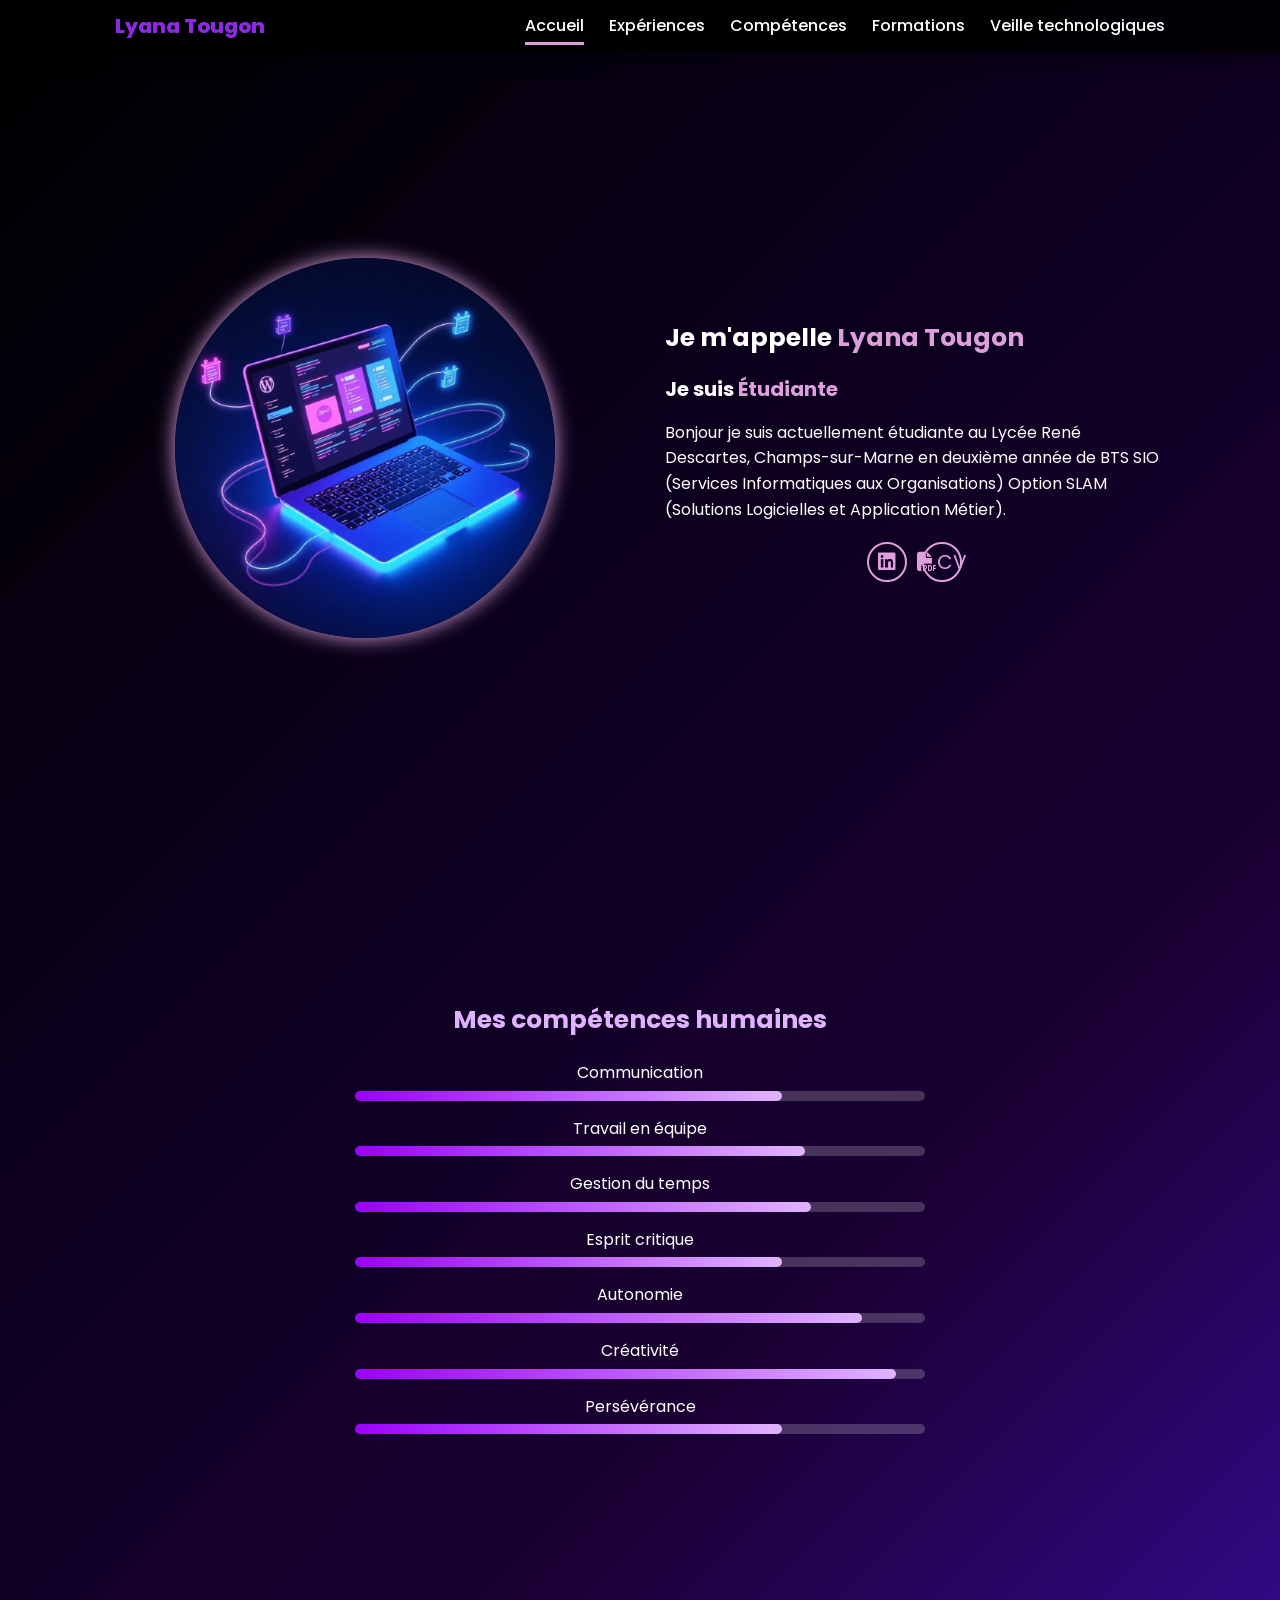
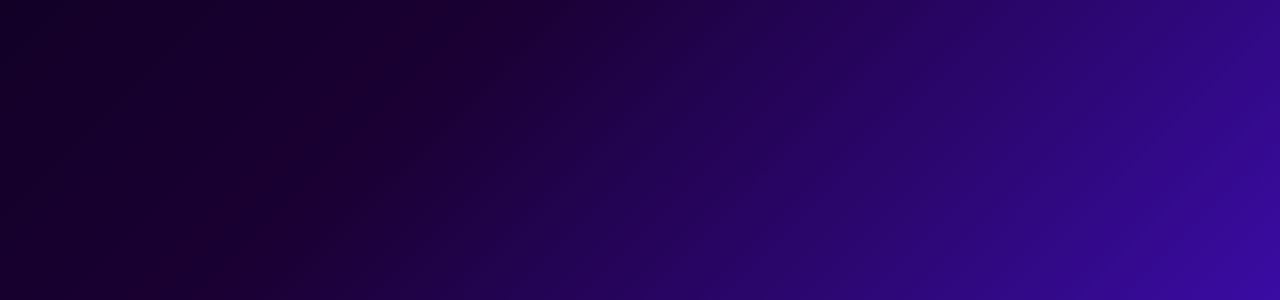
<file: index.html>
<!DOCTYPE html>
<html lang="fr">
<head>
  <meta charset="UTF-8">
  <title>Portfolio Website</title>
  <link href="https://fonts.googleapis.com/css2?family=Poppins:wght@100;200;300;400;500;600&display=swap" rel="stylesheet">
  <link rel="stylesheet" href="https://cdnjs.cloudflare.com/ajax/libs/font-awesome/6.4.0/css/all.min.css"/>
  <link rel="stylesheet" href="style.css">
</head>
<body>
  <header>
    <a href="#" class="logo">Lyana Tougon</a>
<nav>
    <a href="index.html" class="active">Accueil</a>
    <a href="Experiences/experiences.html">Expériences</a>
    <a href="Compétences/competences.html">Compétences</a>
    <a href="Formations/formation.html">Formations</a>
    <a href="Veille_technologique/veilletechno.html">Veille technologiques</a>
</nav>

  </header>
<section class="home">
  <div class="home-left">
    <div class="home-img">
      <img src="Accueil.jpg" alt="Photo de profil">
    </div>
  </div>

  <div class="home-right">
    <div class="home-content">
      <h1>Je m'appelle <span>Lyana Tougon</span></h1>
      <h3 class="typing-text">Je suis <span>Étudiante</span></h3>
      <p>
        Bonjour je suis actuellement étudiante au Lycée René 
        Descartes, Champs-sur-Marne en deuxième année 
        de BTS SIO (Services Informatiques aux 
        Organisations) Option SLAM (Solutions 
        Logicielles et Application Métier).
      </p>

      <div class="social-icons">
        <a href="https://www.linkedin.com/in/lyana-tougon-897873381" target="_blank">
          <i class="fa-brands fa-linkedin"></i>
        </a>
        <a href="TOUGON LYANA.pdf" target="_blank" class="cv-link">
          <i class="fa-solid fa-file-pdf"></i> CV
        </a>
      </div>
    </div>
  </div>
</section>

<section id="soft-skills" class="soft-skills">
  <h2>Mes compétences humaines</h2>
  
  <div class="skill">
    <p>Communication</p>
    <div class="skill-bar">
      <div class="skill-progress" style="width: 75%;"></div>
    </div>
  </div>

  <div class="skill">
    <p>Travail en équipe</p>
    <div class="skill-bar">
      <div class="skill-progress" style="width: 79%;"></div>
    </div>
  </div>

  <div class="skill">
    <p>Gestion du temps</p>
    <div class="skill-bar">
      <div class="skill-progress" style="width: 80%;"></div>
    </div>
  </div>

  <div class="skill">
    <p>Esprit critique</p>
    <div class="skill-bar">
      <div class="skill-progress" style="width: 75%;"></div>
    </div>
  </div>

  <div class="skill">
    <p>Autonomie</p>
    <div class="skill-bar">
      <div class="skill-progress" style="width: 89%;"></div>
    </div>
  </div>

  <div class="skill">
    <p>Créativité</p>
    <div class="skill-bar">
      <div class="skill-progress" style="width: 95%;"></div>
    </div>
  </div>

  <div class="skill">
    <p>Persévérance</p>
    <div class="skill-bar">
      <div class="skill-progress" style="width: 75%;"></div>
    </div>
  </div>

</section>



</body>
</html>
</file>
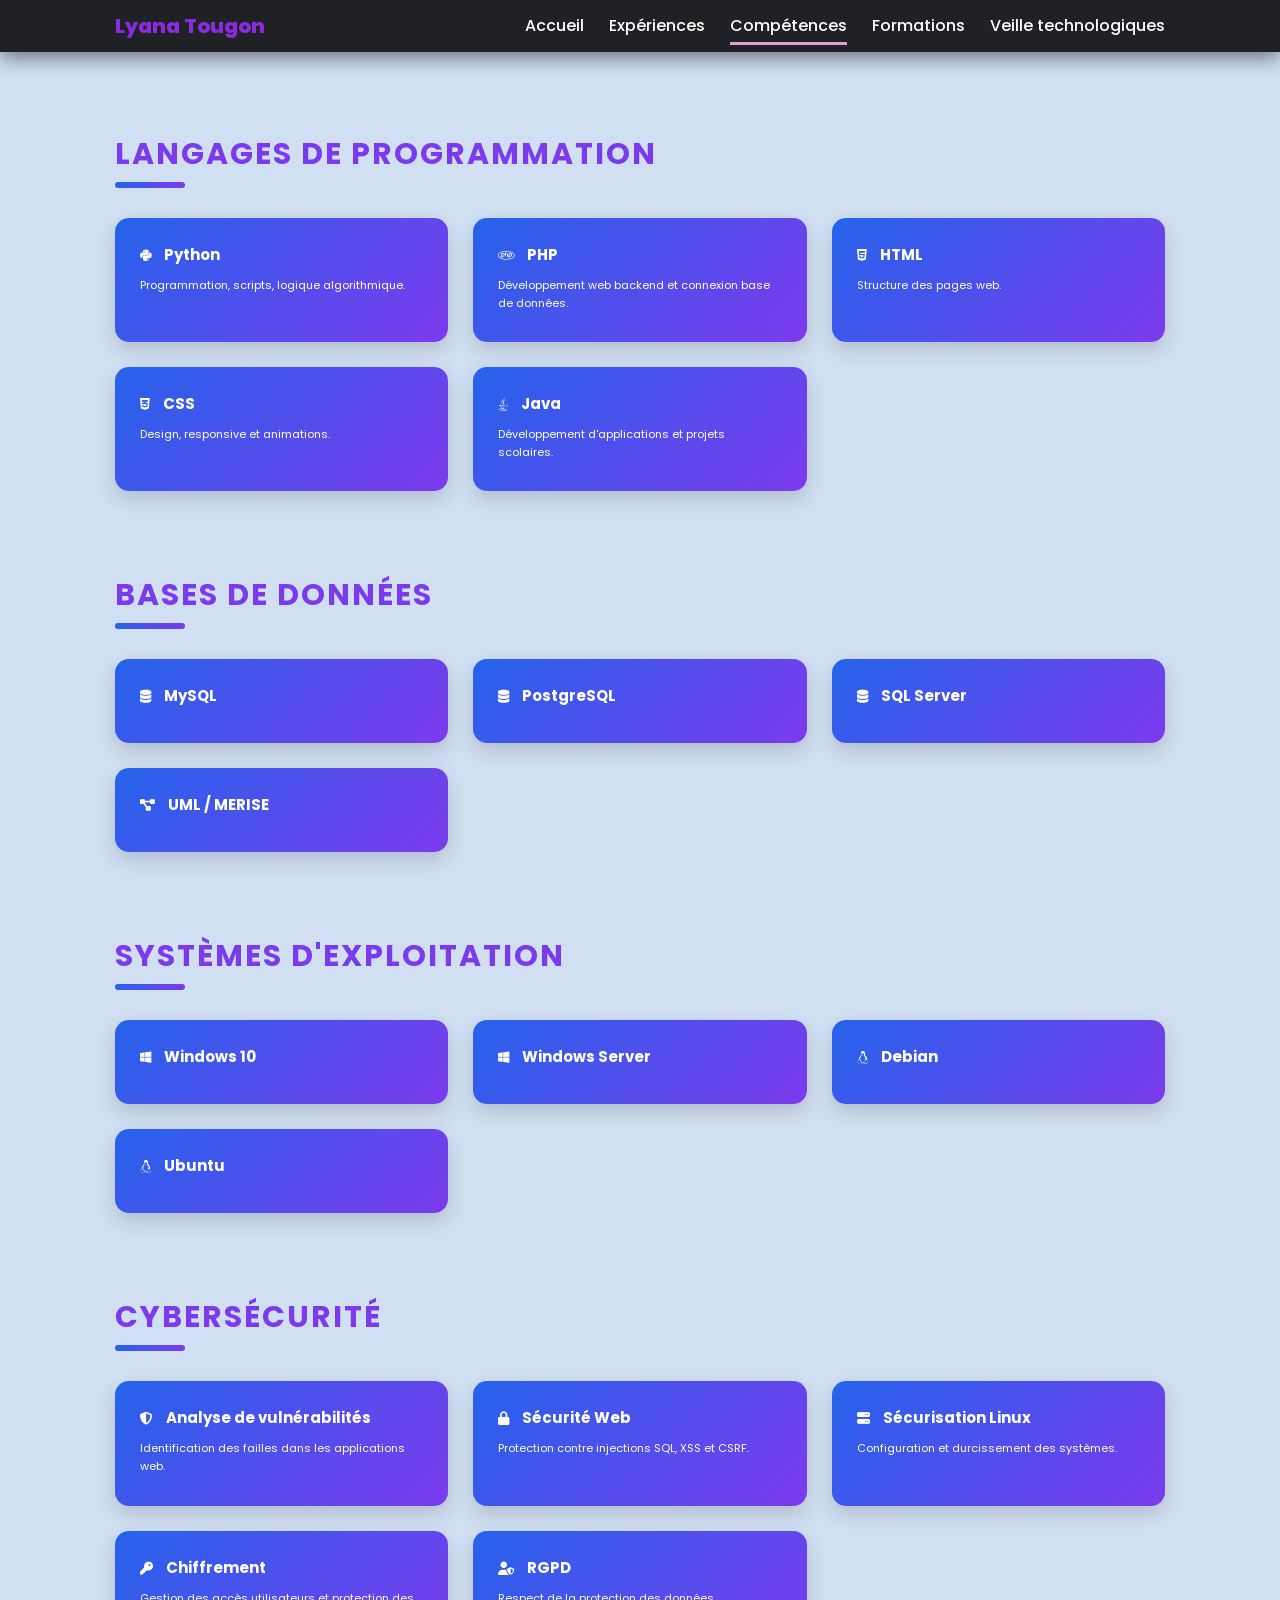
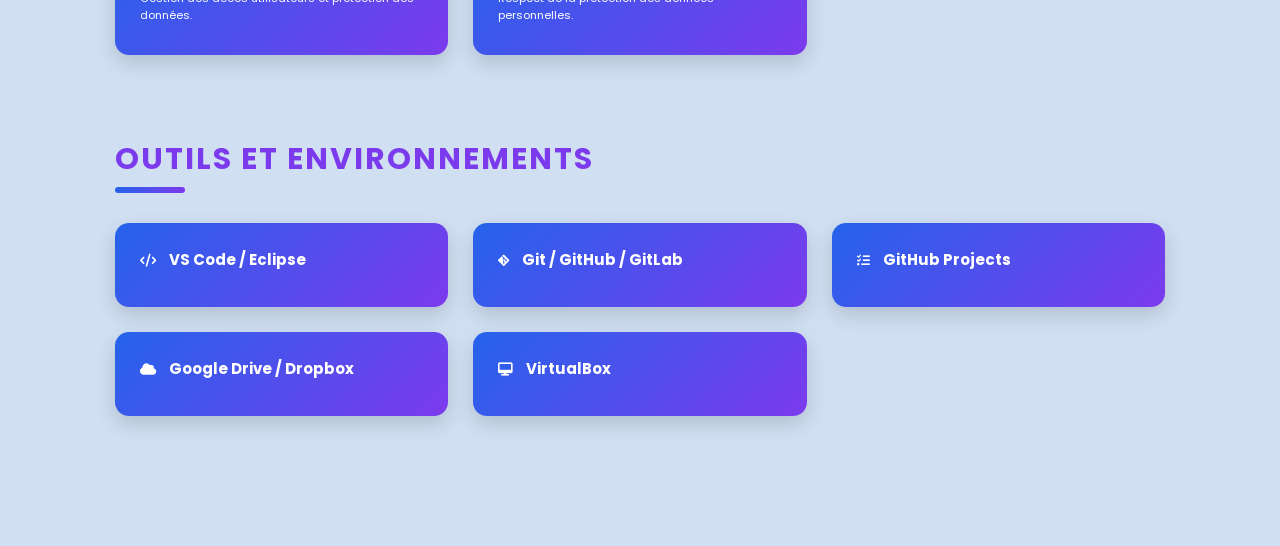
<file: Compétences/competences.html>
<!DOCTYPE html>
<html lang="fr">
<head>
<meta charset="UTF-8">
<title>Compétences - Lyana Tougon</title>

<!-- Google Fonts -->
<link href="https://fonts.googleapis.com/css2?family=Poppins:wght@100;200;300;400;500;600;700&display=swap" rel="stylesheet">

<!-- Font Awesome -->
<link rel="stylesheet" href="https://cdnjs.cloudflare.com/ajax/libs/font-awesome/6.4.0/css/all.min.css"/>

<!-- CSS global -->
<link rel="stylesheet" href="../style.css">

<!-- CSS compétences -->
<link rel="stylesheet" href="competences.css">
</head>

<body>

<!-- HEADER -->
<header>
<a href="../index.html" class="logo">Lyana Tougon</a>

<div class="menu-toggle" id="menu-toggle">
<i class="fa fa-bars"></i>
</div>

<nav id="navbar" role="navigation">
<a href="../index.html">Accueil</a>
<a href="../Experiences/experiences.html">Expériences</a>
<a href="competences.html" class="active">Compétences</a>
<a href="../Formations/formation.html">Formations</a>
<a href="../Veille_technologique/veilletechno.html">Veille technologiques</a>
</nav>
</header>

<!-- SECTION COMPÉTENCES -->
<section class="competences">

<h1>Langages de programmation</h1>

<div class="competences-grid">

<div class="competence-card fade-in">
<h2><i class="fab fa-python"></i> Python</h2>
<p>Programmation, scripts, logique algorithmique.</p>
</div>

<div class="competence-card fade-in">
<h2><i class="fab fa-php"></i> PHP</h2>
<p>Développement web backend et connexion base de données.</p>
</div>

<div class="competence-card fade-in">
<h2><i class="fab fa-html5"></i> HTML</h2>
<p>Structure des pages web.</p>
</div>

<div class="competence-card fade-in">
<h2><i class="fab fa-css3-alt"></i> CSS</h2>
<p>Design, responsive et animations.</p>
</div>

<div class="competence-card fade-in">
<h2><i class="fab fa-java"></i> Java</h2>
<p>Développement d'applications et projets scolaires.</p>
</div>

</div>


<h1>Bases de données</h1>

<div class="competences-grid">

<div class="competence-card fade-in">
<h2><i class="fas fa-database"></i> MySQL</h2>
</div>

<div class="competence-card fade-in">
<h2><i class="fas fa-database"></i> PostgreSQL</h2>
</div>

<div class="competence-card fade-in">
<h2><i class="fas fa-database"></i> SQL Server</h2>
</div>

<div class="competence-card fade-in">
<h2><i class="fas fa-project-diagram"></i> UML / MERISE</h2>
</div>

</div>


<h1>Systèmes d'exploitation</h1>

<div class="competences-grid">

<div class="competence-card fade-in">
<h2><i class="fab fa-windows"></i> Windows 10</h2>
</div>

<div class="competence-card fade-in">
<h2><i class="fab fa-windows"></i> Windows Server</h2>
</div>

<div class="competence-card fade-in">
<h2><i class="fab fa-linux"></i> Debian</h2>
</div>

<div class="competence-card fade-in">
<h2><i class="fab fa-linux"></i> Ubuntu</h2>
</div>

</div>


<h1>Cybersécurité</h1>

<div class="competences-grid">

<div class="competence-card fade-in">
<h2><i class="fas fa-shield-alt"></i> Analyse de vulnérabilités</h2>
<p>Identification des failles dans les applications web.</p>
</div>

<div class="competence-card fade-in">
<h2><i class="fas fa-lock"></i> Sécurité Web</h2>
<p>Protection contre injections SQL, XSS et CSRF.</p>
</div>

<div class="competence-card fade-in">
<h2><i class="fas fa-server"></i> Sécurisation Linux</h2>
<p>Configuration et durcissement des systèmes.</p>
</div>

<div class="competence-card fade-in">
<h2><i class="fas fa-key"></i> Chiffrement</h2>
<p>Gestion des accès utilisateurs et protection des données.</p>
</div>

<div class="competence-card fade-in">
<h2><i class="fas fa-user-shield"></i> RGPD</h2>
<p>Respect de la protection des données personnelles.</p>
</div>

</div>


<h1>Outils et environnements</h1>

<div class="competences-grid">

<div class="competence-card fade-in">
<h2><i class="fas fa-code"></i> VS Code / Eclipse</h2>
</div>

<div class="competence-card fade-in">
<h2><i class="fab fa-git-alt"></i> Git / GitHub / GitLab</h2>
</div>

<div class="competence-card fade-in">
<h2><i class="fas fa-tasks"></i> GitHub Projects</h2>
</div>

<div class="competence-card fade-in">
<h2><i class="fas fa-cloud"></i> Google Drive / Dropbox</h2>
</div>

<div class="competence-card fade-in">
<h2><i class="fas fa-desktop"></i> VirtualBox</h2>
</div>

</div>

</section>


<!-- SCRIPT MENU + ANIMATION -->
<script>

const menuToggle = document.getElementById('menu-toggle');
const navbar = document.getElementById('navbar');

menuToggle.addEventListener('click', () => {
navbar.classList.toggle('active');
});

const faders = document.querySelectorAll('.fade-in');

const appearOptions = {
threshold: 0.2,
rootMargin: "0px 0px -50px 0px"
};

const appearOnScroll = new IntersectionObserver(function(entries, appearOnScroll){

entries.forEach(entry => {

if(!entry.isIntersecting){
return;
}

entry.target.classList.add('appear');
appearOnScroll.unobserve(entry.target);

});

}, appearOptions);

faders.forEach(fader => {
appearOnScroll.observe(fader);
});

</script>

</body>
</html>
</file>
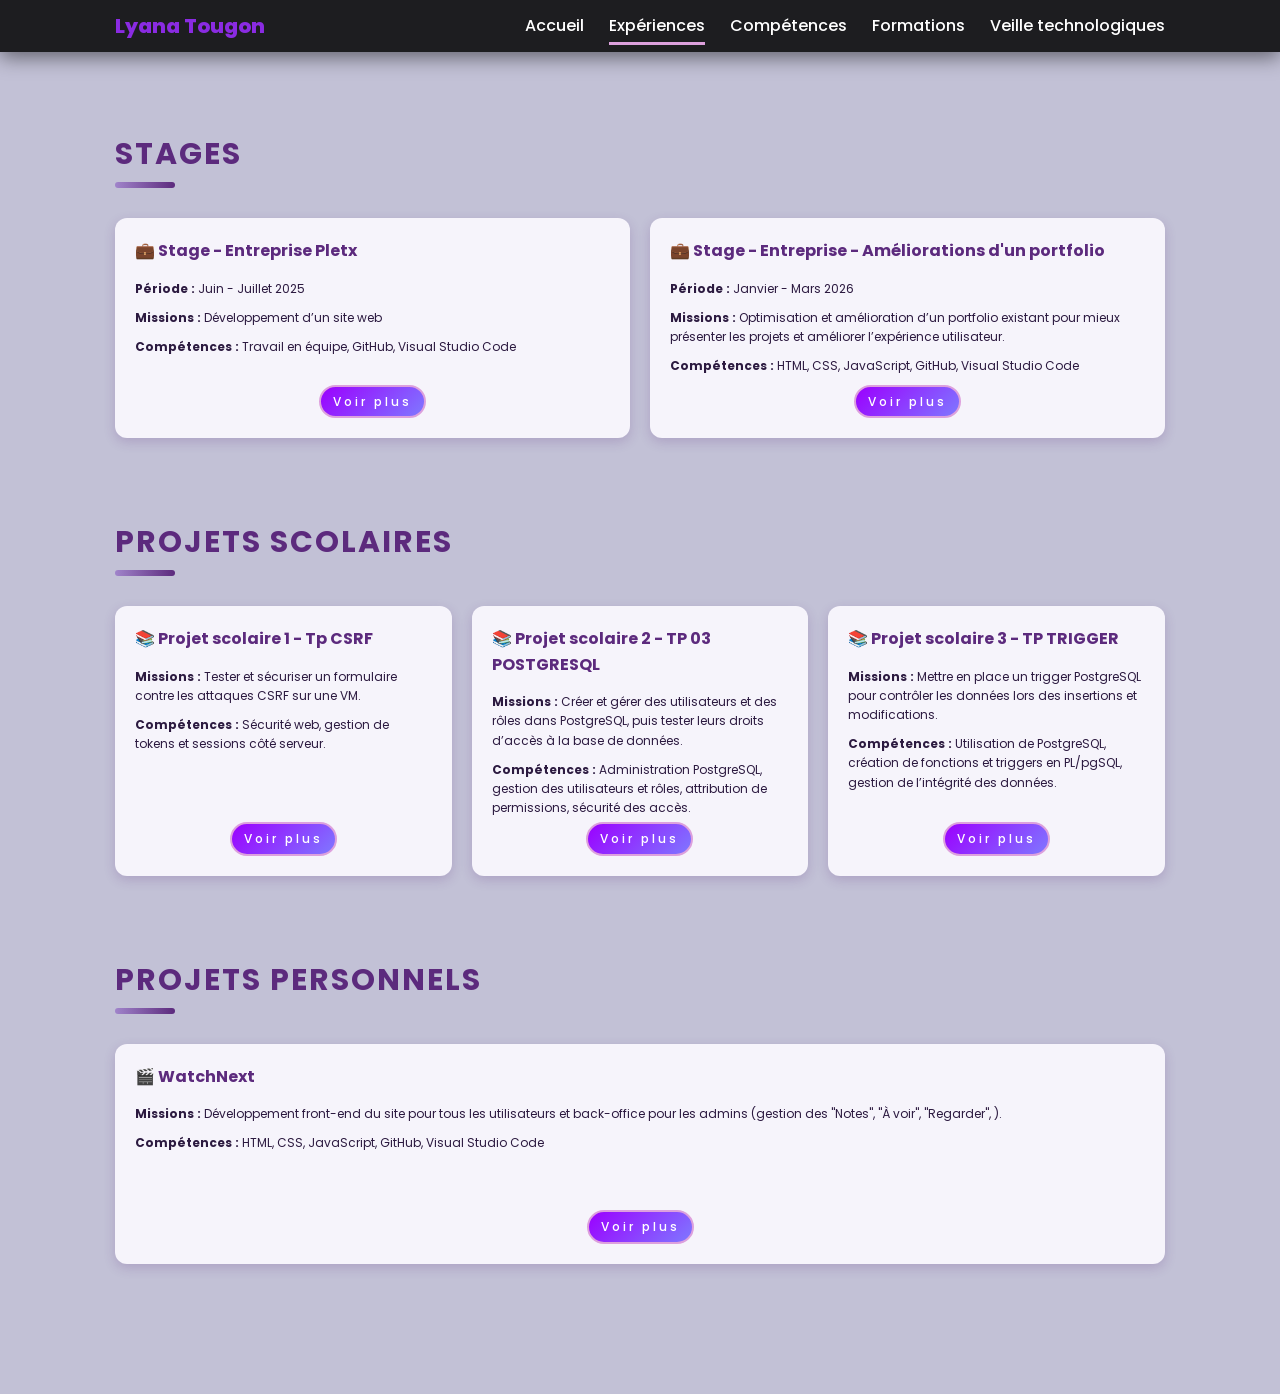
<file: Experiences/experiences.html>
<!DOCTYPE html>
<html lang="fr">
<head>
    <meta charset="UTF-8">
    <title>Expériences - Lyana Tougon</title>
    <!-- Google Fonts -->
    <link href="https://fonts.googleapis.com/css2?family=Poppins:wght@100;200;300;400;500;600;700&display=swap" rel="stylesheet">
    <!-- Font Awesome -->
    <link rel="stylesheet" href="https://cdnjs.cloudflare.com/ajax/libs/font-awesome/6.4.0/css/all.min.css"/>
    <!-- CSS global -->
    <link rel="stylesheet" href="../style.css">
    <!-- CSS spécifique aux expériences -->
    <link rel="stylesheet" href="experiences.css">
</head>
<body>
    <!-- Header -->
    <header>
        <a href="../index.html" class="logo">Lyana Tougon</a>
        <div class="menu-toggle" id="menu-toggle">
            <i class="fa fa-bars"></i>
        </div>
        <nav id="navbar" role="navigation">
            <a href="../index.html">Accueil</a>
            <a href="../Experiences/experiences.html" class="active">Expériences</a>
            <a href="../Compétences/competences.html">Compétences</a>
            <a href="../Formations/formation.html">Formations</a>
            <a href="../Veille_technologique/veilletechno.html">Veille technologiques</a>
        </nav>
    </header>

    <!-- Section Expériences -->
    <section class="experiences">
       <!-- Stages -->
<h1>Stages</h1>
<div class="projects-grid">
    <div class="experience-card fade-in">
        <h2>💼 Stage - Entreprise Pletx</h2>
        <p><strong>Période :</strong> Juin - Juillet 2025</p>
        <p><strong>Missions :</strong> Développement d’un site web</p>
        <p><strong>Compétences :</strong> Travail en équipe, GitHub, Visual Studio Code</p>
            <a href="./Projets/Stageplet/stageplet.html" class="btn">Voir plus</a>
    </div>

    <div class="experience-card fade-in">
        <h2>💼 Stage - Entreprise - Améliorations d'un portfolio</h2>
        <p><strong>Période :</strong> Janvier - Mars 2026</p>
        <p><strong>Missions :</strong> Optimisation et amélioration d’un portfolio existant pour mieux présenter les projets et améliorer l’expérience utilisateur.</p>
        <p><strong>Compétences :</strong> HTML, CSS, JavaScript, GitHub, Visual Studio Code</p>
        <a href="./Projets/Portfolio/portfolioplet.html" class="btn">Voir plus</a>
    </div>
</div>

        <!-- Projets scolaires -->
        <h1>Projets scolaires</h1>
        <div class="projects-grid">
            <div class="experience-card fade-in">
                <h2>📚 Projet scolaire 1 - Tp CSRF</h2>
                <p><strong>Missions :</strong> Tester et sécuriser un formulaire contre les attaques CSRF sur une VM.</p>
                 <p><strong>Compétences :</strong> Sécurité web, gestion de tokens et sessions côté serveur.</p>
                <a href="./Projets/Tpcsrf/tpcsrf.html" class="btn">Voir plus</a>
            </div>
            <div class="experience-card fade-in">
                <h2>📚 Projet scolaire 2 - TP 03 POSTGRESQL</h2>
                <p><strong>Missions :</strong> Créer et gérer des utilisateurs et des rôles dans PostgreSQL, puis tester leurs droits d’accès à la base de données.</p>
                 <p><strong>Compétences :</strong> Administration PostgreSQL, gestion des utilisateurs et rôles, attribution de permissions, sécurité des accès.</p>
                <a href="./Projets/Tppostgresql/tppostgresql.html" class="btn">Voir plus</a>
            </div>
                        <div class="experience-card fade-in">
                <h2>📚 Projet scolaire 3 - TP TRIGGER</h2>
                <p><strong>Missions :</strong> Mettre en place un trigger PostgreSQL pour contrôler les données lors des insertions et modifications.</p>
                 <p><strong>Compétences :</strong> Utilisation de PostgreSQL, création de fonctions et triggers en PL/pgSQL, gestion de l’intégrité des données.</p>
                <a href="./Projets/Tptrigger/tptrigger.html" class="btn">Voir plus</a>
            </div>
        </div>

<!-- Projets personnels -->
<h1>Projets personnels</h1>
<div class="projects-grid">
<div class="experience-card fade-in">
    <h2>🎬 WatchNext</h2>
    <p><strong>Missions :</strong> Développement front-end du site pour tous les utilisateurs et back-office pour les admins (gestion des "Notes", "À voir", "Regarder", ).</p>
    <p><strong>Compétences :</strong> HTML, CSS, JavaScript, GitHub, Visual Studio Code</p>
    <a href="./Projets/WatchNext/watchnext.html" class="btn">Voir plus</a>
</div>

</div>
    </section>

    <!-- Script menu toggle -->
    <script>
        const menuToggle = document.getElementById('menu-toggle');
        const navbar = document.getElementById('navbar');
        menuToggle.addEventListener('click', () => {
            navbar.classList.toggle('active');
        });

        // Fade-in au scroll
        const faders = document.querySelectorAll('.fade-in');
        const appearOptions = { threshold: 0.2, rootMargin: "0px 0px -50px 0px" };

        const appearOnScroll = new IntersectionObserver(function(entries, appearOnScroll) {
            entries.forEach(entry => {
                if (!entry.isIntersecting) return;
                entry.target.classList.add('appear');
                appearOnScroll.unobserve(entry.target);
            });
        }, appearOptions);

        faders.forEach(fader => appearOnScroll.observe(fader));
    </script>
</body>
</html>
</file>
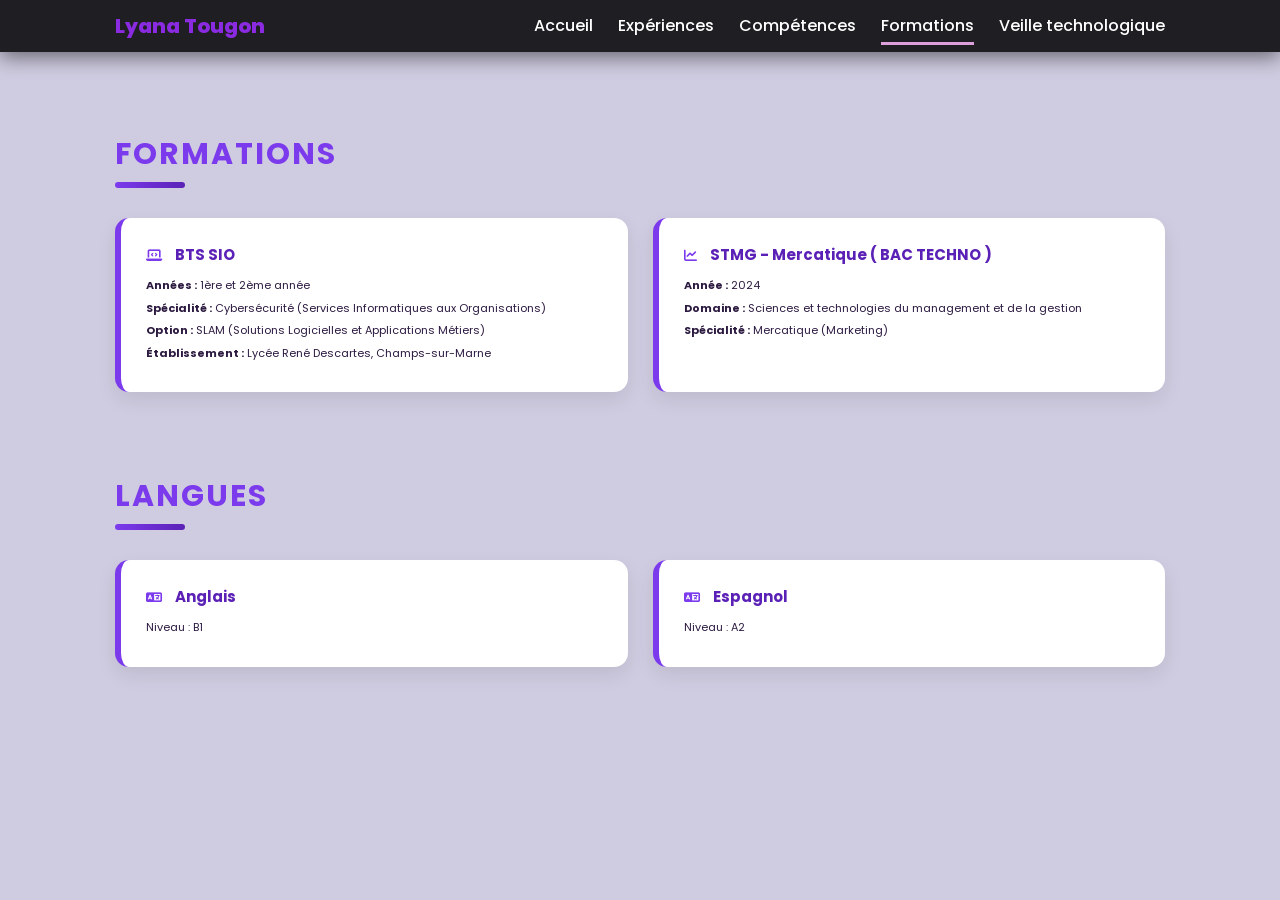
<file: Formations/formation.html>
<!DOCTYPE html>
<html lang="fr">
<head>
<meta charset="UTF-8">
<title>Formations - Lyana Tougon</title>

<!-- Google Fonts -->
<link href="https://fonts.googleapis.com/css2?family=Poppins:wght@300;400;500;600;700&display=swap" rel="stylesheet">

<!-- Font Awesome -->
<link rel="stylesheet" href="https://cdnjs.cloudflare.com/ajax/libs/font-awesome/6.4.0/css/all.min.css">

<!-- CSS global -->
<link rel="stylesheet" href="../style.css">

<!-- CSS formations -->
<link rel="stylesheet" href="formation.css">
</head>

<body>

<header>
<a href="../index.html" class="logo">Lyana Tougon</a>

<div class="menu-toggle" id="menu-toggle">
<i class="fa fa-bars"></i>
</div>

<nav id="navbar">
<a href="../index.html">Accueil</a>
<a href="../Experiences/experiences.html">Expériences</a>
<a href="../Compétences/competences.html">Compétences</a>
<a href="../Formations/formation.html" class="active">Formations</a>
<a href="../Veille_technologique/veilletechno.html">Veille technologique</a>
</nav>
</header>


<section class="formations">

<h1>Formations</h1>

<div class="formations-grid">

<div class="formation-card fade-in">
<h2><i class="fas fa-laptop-code"></i> BTS SIO</h2>

<p><strong>Années :</strong> 1ère et 2ème année </p>

<p><strong>Spécialité :</strong> Cybersécurité (Services Informatiques aux Organisations)</p>

<p><strong>Option :</strong> SLAM (Solutions Logicielles et Applications Métiers)</p>

<p><strong>Établissement :</strong> Lycée René Descartes, Champs-sur-Marne</p>

</div>


<div class="formation-card fade-in">

<h2><i class="fas fa-chart-line"></i> STMG - Mercatique ( BAC TECHNO )</h2>

<p><strong>Année :</strong> 2024</p>

<p><strong>Domaine :</strong> Sciences et technologies du management et de la gestion</p>

<p><strong>Spécialité :</strong> Mercatique (Marketing)</p>

</div>

</div>


<h1>Langues</h1>

<div class="formations-grid">

<div class="formation-card fade-in">

<h2><i class="fas fa-language"></i> Anglais</h2>

<p>Niveau : B1</p>

</div>


<div class="formation-card fade-in">

<h2><i class="fas fa-language"></i> Espagnol</h2>

<p>Niveau : A2</p>

</div>

</div>

</section>


<script>

const menuToggle = document.getElementById('menu-toggle');
const navbar = document.getElementById('navbar');

menuToggle.addEventListener('click', () => {
navbar.classList.toggle('active');
});


const faders = document.querySelectorAll('.fade-in');

const appearOptions = {
threshold:0.2,
rootMargin:"0px 0px -50px 0px"
};

const appearOnScroll = new IntersectionObserver(function(entries, observer){

entries.forEach(entry =>{

if(!entry.isIntersecting){
return;
}

entry.target.classList.add("appear");
observer.unobserve(entry.target);

});

}, appearOptions);

faders.forEach(fader =>{
appearOnScroll.observe(fader);
});

</script>

</body>
</html>
</file>
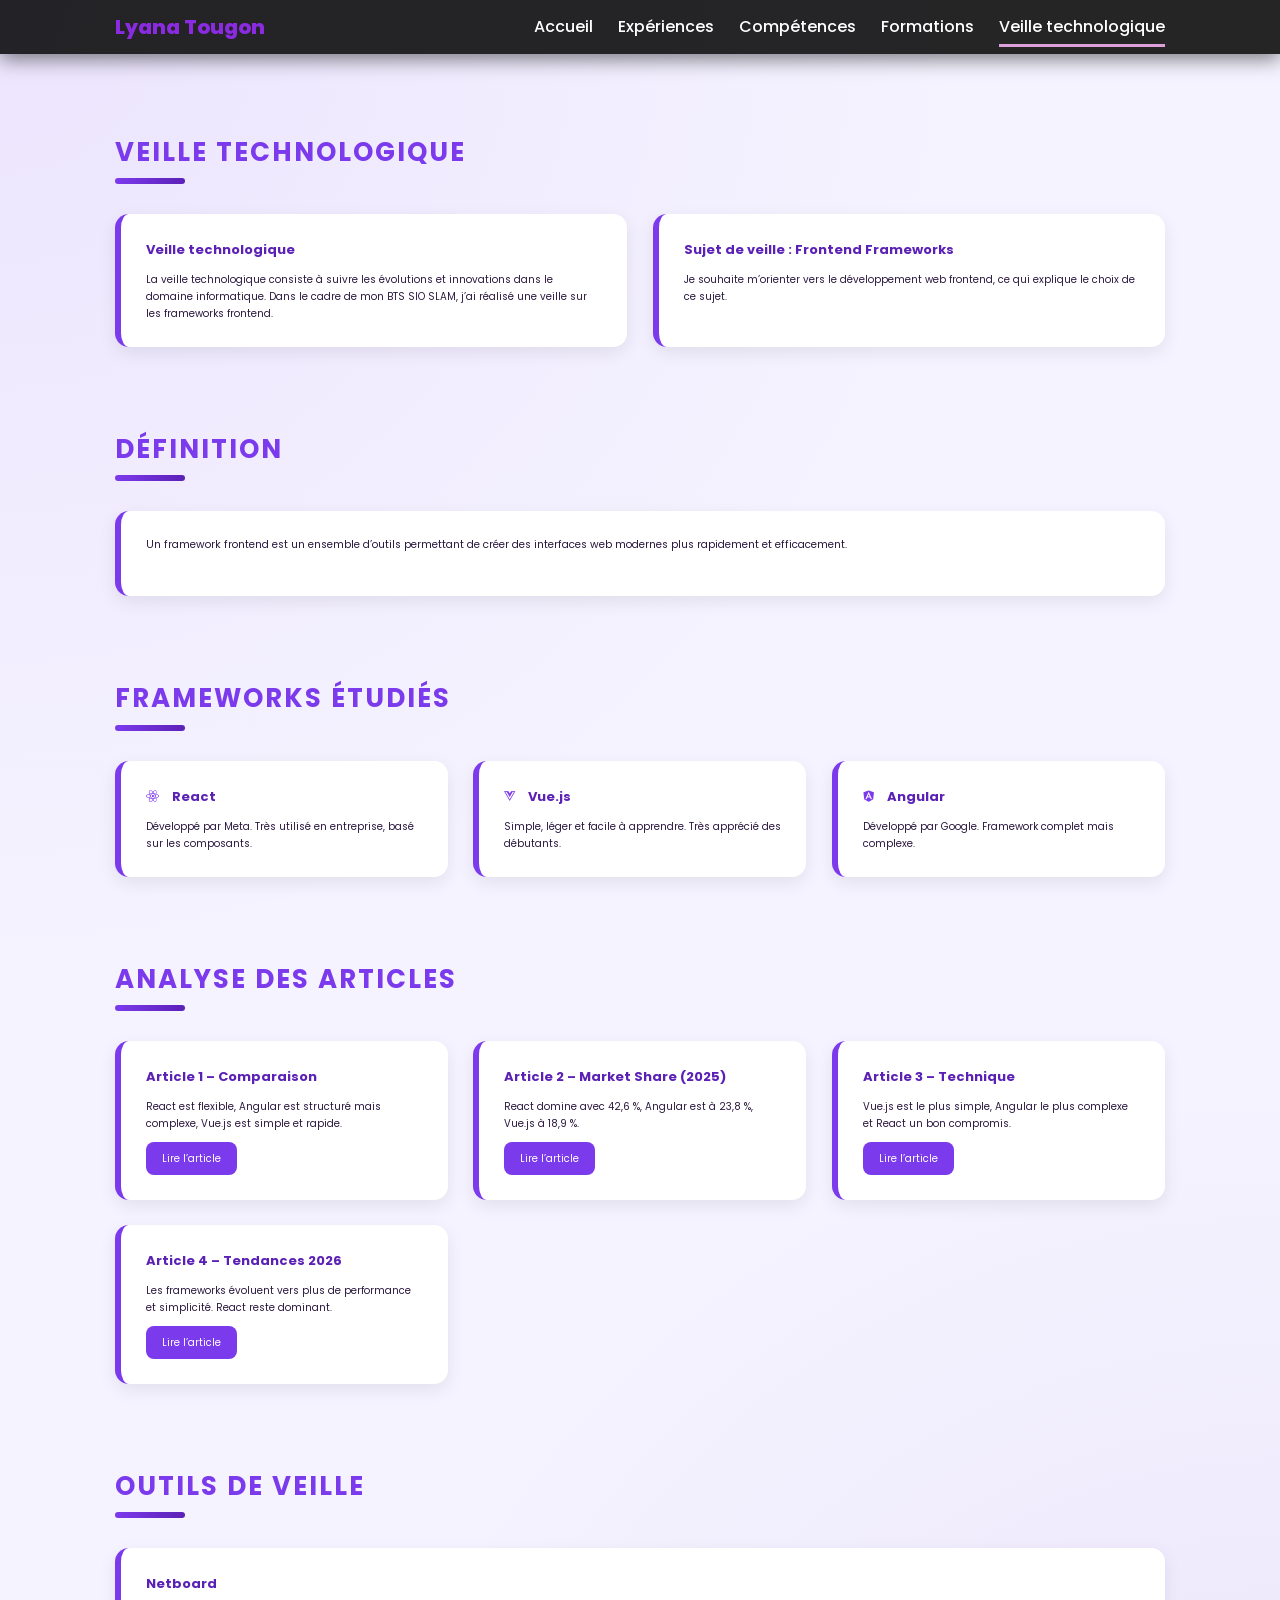
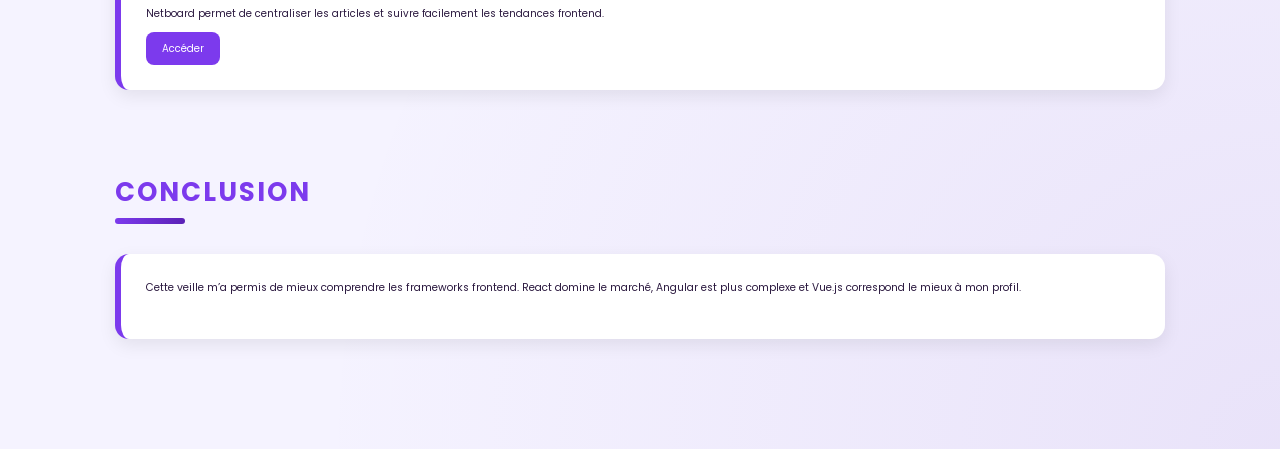
<file: Veille_technologique/veilletechno.html>
<!DOCTYPE html>
<html lang="fr">
<head>
<meta charset="UTF-8">
<title>Veille Technologique - Lyana Tougon</title>

<link href="https://fonts.googleapis.com/css2?family=Poppins:wght@300;400;500;600;700&display=swap" rel="stylesheet">
<link rel="stylesheet" href="https://cdnjs.cloudflare.com/ajax/libs/font-awesome/6.4.0/css/all.min.css">

<link rel="stylesheet" href="../style.css">
<link rel="stylesheet" href="veilletechno.css">
</head>

<body>

<header>
<a href="../index.html" class="logo">Lyana Tougon</a>

<div class="menu-toggle" id="menu-toggle">
<i class="fa fa-bars"></i>
</div>

<nav id="navbar">
<a href="../index.html">Accueil</a>
<a href="../Experiences/experiences.html">Expériences</a>
<a href="../Compétences/competences.html">Compétences</a>
<a href="../Formations/formation.html">Formations</a>
<a href="../Veille_technologique/veilletechno.html" class="active">Veille technologique</a>
</nav>
</header>

<section class="veille">

<h1>Veille Technologique</h1>

<!-- INTRO -->

<div class="veille-grid">

<!-- CARTE 1 -->
<div class="veille-card fade-in">
<h2>Veille technologique</h2>
<p>
La veille technologique consiste à suivre les évolutions et innovations dans le domaine informatique.
Dans le cadre de mon BTS SIO SLAM, j’ai réalisé une veille sur les frameworks frontend.
</p>
</div>

<!-- CARTE 2 -->
<div class="veille-card fade-in">
<h2>Sujet de veille : Frontend Frameworks</h2>
<p>
Je souhaite m’orienter vers le développement web frontend, ce qui explique le choix de ce sujet.
</p>
</div>

</div>

<!-- DEFINITION -->
<h1>Définition</h1>
<div class="veille-intro fade-in">
<p>
Un framework frontend est un ensemble d’outils permettant de créer des interfaces web modernes plus rapidement et efficacement.
</p>
</div>

<!-- FRAMEWORKS -->
<h1>Frameworks étudiés</h1>

<div class="veille-grid">

<div class="veille-card fade-in">
<h2><i class="fab fa-react"></i> React</h2>
<p>Développé par Meta. Très utilisé en entreprise, basé sur les composants.</p>
</div>

<div class="veille-card fade-in">
<h2><i class="fab fa-vuejs"></i> Vue.js</h2>
<p>Simple, léger et facile à apprendre. Très apprécié des débutants.</p>
</div>

<div class="veille-card fade-in">
<h2><i class="fab fa-angular"></i> Angular</h2>
<p>Développé par Google. Framework complet mais complexe.</p>
</div>

</div>

<!-- ARTICLES -->
<h1>Analyse des articles</h1>

<div class="veille-grid">

<div class="veille-card fade-in">
<h2>Article 1 – Comparaison</h2>
<p>
React est flexible, Angular est structuré mais complexe, Vue.js est simple et rapide.
</p>
<a href="https://www.lewebfrancais.fr/comparatif-des-frameworks-front-end-react-vue-et-angular-en-2025/" target="_blank">Lire l’article</a>
</div>

<div class="veille-card fade-in">
<h2>Article 2 – Market Share (2025)</h2>
<p>
React domine avec 42,6 %, Angular est à 23,8 %, Vue.js à 18,9 %.
</p>
<a href="https://www.furieo.com/blog/react-angular-vue-comparison-2025" target="_blank">Lire l’article</a>
</div>

<div class="veille-card fade-in">
<h2>Article 3 – Technique</h2>
<p>
Vue.js est le plus simple, Angular le plus complexe et React un bon compromis.
</p>
<a href="https://devlabyrinth.com/blog/react-vs-vue-vs-angular-2025-complete-framework-comparison/?utm_source=chatgpt.com" target="_blank">Lire l’article</a>
</div>

<div class="veille-card fade-in">
<h2>Article 4 – Tendances 2026</h2>
<p>
Les frameworks évoluent vers plus de performance et simplicité. React reste dominant.
</p>
<a href="https://medium.com/@hashbyt/react-vs-vue-vs-angular-2026-6f5e9b3f0e3e" target="_blank">Lire l’article</a>
</div>

</div>

<!-- OUTIL VEILLE -->
<h1>Outils de veille</h1>

<div class="veille-grid">

<div class="veille-card fade-in">
<h2>Netboard</h2>
<p>
Netboard permet de centraliser les articles et suivre facilement les tendances frontend.
</p>
<a href="https://netboard.me/" target="_blank">Accéder</a>
</div>


</div>

<!-- CONCLUSION -->
<h1>Conclusion</h1>

<div class="veille-intro fade-in">
<p>
Cette veille m’a permis de mieux comprendre les frameworks frontend.
React domine le marché, Angular est plus complexe et Vue.js correspond le mieux à mon profil.
</p>
</div>

</section>

<script>
const menuToggle = document.getElementById('menu-toggle');
const navbar = document.getElementById('navbar');

menuToggle.addEventListener('click', () => {
navbar.classList.toggle('active');
});

const faders = document.querySelectorAll('.fade-in');

const appearOnScroll = new IntersectionObserver((entries, observer) => {
entries.forEach(entry => {
if (!entry.isIntersecting) return;
entry.target.classList.add("appear");
observer.unobserve(entry.target);
});
}, { threshold: 0.2 });

faders.forEach(fader => {
appearOnScroll.observe(fader);
});
</script>

</body>
</html>
</file>
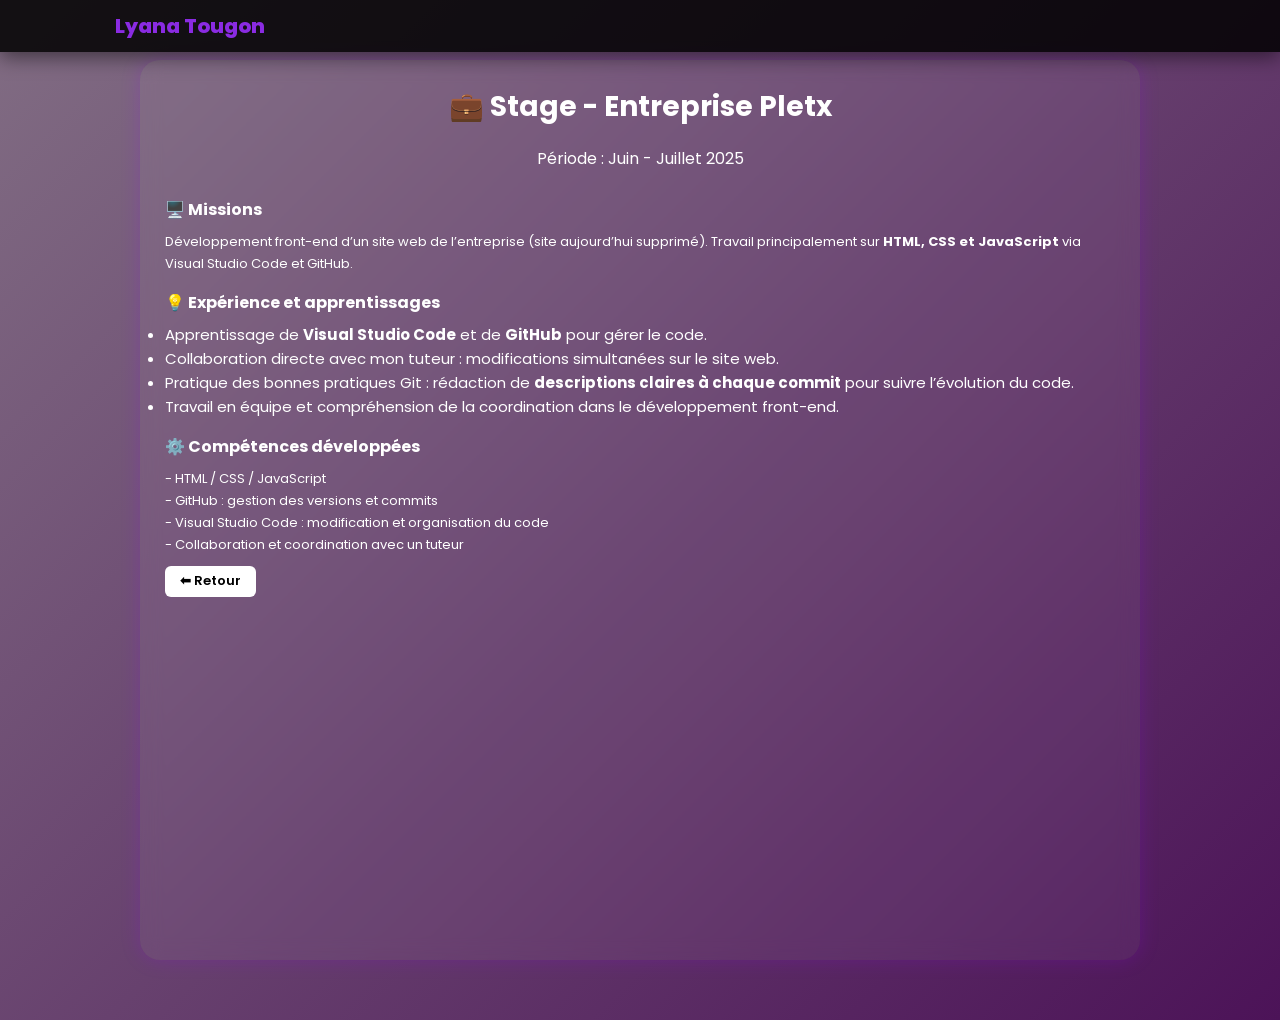
<file: Experiences/Projets/Stageplet/stageplet.html>
<!DOCTYPE html>
<html lang="fr">
<head>
    <meta charset="UTF-8">
    <meta name="viewport" content="width=device-width, initial-scale=1.0">
    <title>Stage Pletx - Lyana Tougon</title>
    <!-- CSS principal -->
    <link rel="stylesheet" href="../../../style.css"> <!-- CSS global à la racine -->
    <!-- CSS spécifique à la page Stage -->
     <link rel="stylesheet" href="../Portfolio/portfolioplet.css">
</head>
<body>

<!-- HEADER -->
<header>
    <a href="../../index.html" class="logo">Lyana Tougon</a>
</header>

<!-- SECTION STAGE -->
<section class="project-detail">

    <h1>💼 Stage - Entreprise Pletx</h1>

    <p class="intro">
        Période : Juin - Juillet 2025
    </p>

    <h2>🖥️ Missions</h2>
    <p>
        Développement front-end d’un site web de l’entreprise (site aujourd’hui supprimé).  
        Travail principalement sur <strong>HTML, CSS et JavaScript</strong> via Visual Studio Code et GitHub.
    </p>

    <h2>💡 Expérience et apprentissages</h2>
    <ul>
        <li>Apprentissage de <strong>Visual Studio Code</strong> et de <strong>GitHub</strong> pour gérer le code.</li>
        <li>Collaboration directe avec mon tuteur : modifications simultanées sur le site web.</li>
        <li>Pratique des bonnes pratiques Git : rédaction de <strong>descriptions claires à chaque commit</strong> pour suivre l’évolution du code.</li>
        <li>Travail en équipe et compréhension de la coordination dans le développement front-end.</li>
    </ul>

    <h2>⚙️ Compétences développées</h2>
    <p>
        - HTML / CSS / JavaScript<br>
        - GitHub : gestion des versions et commits<br>
        - Visual Studio Code : modification et organisation du code<br>
        - Collaboration et coordination avec un tuteur
    </p>

    <!-- Bouton Retour stylé -->
     <a href="../../../Experiences/experiences.html" class="back-btn">
        ⬅ Retour
    </a>

</section>

</body>
</html>
</file>
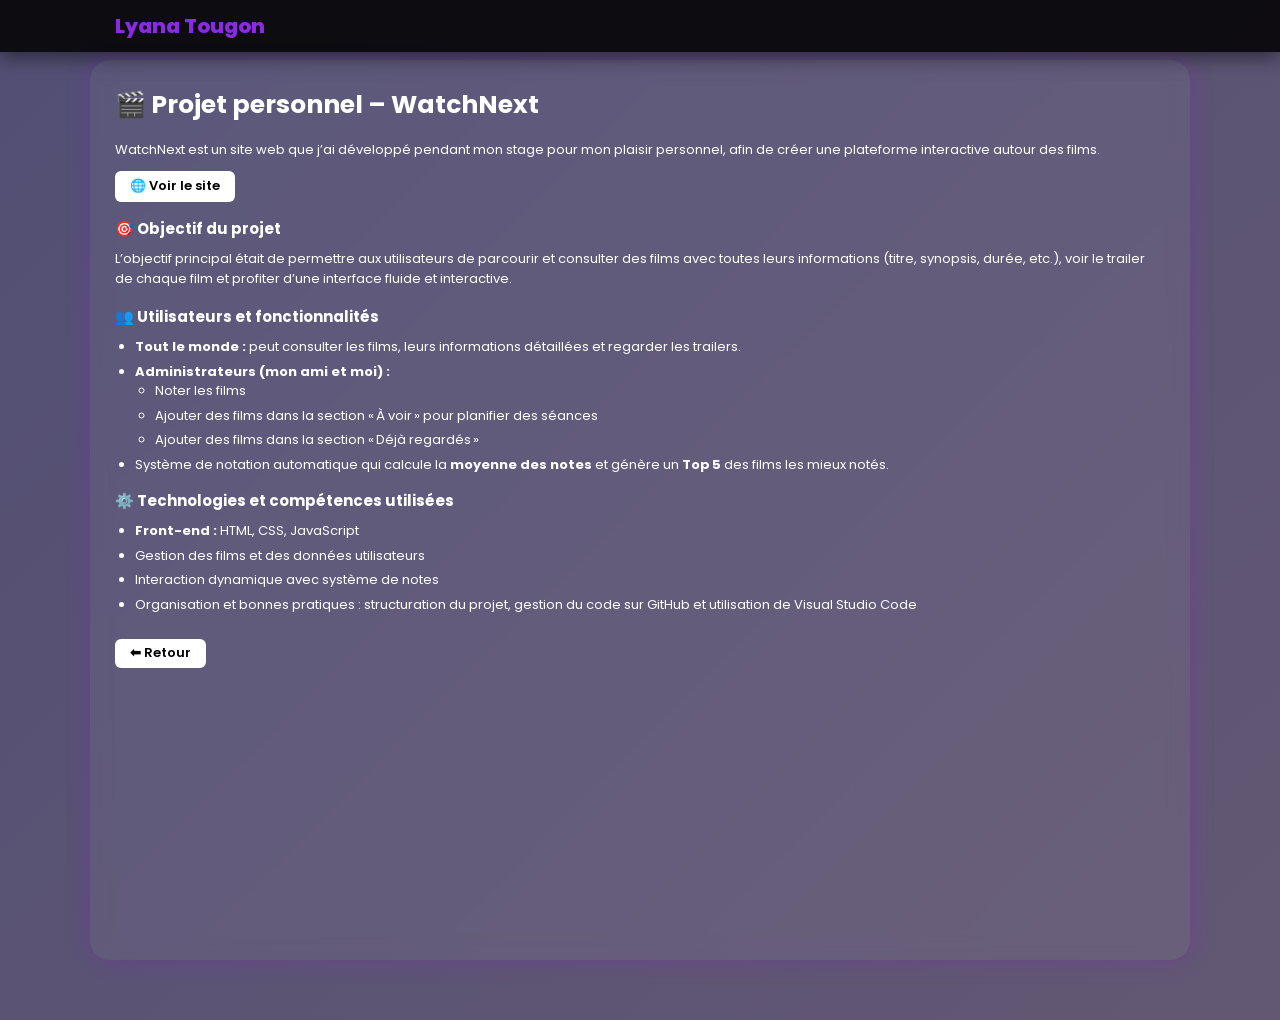
<file: Experiences/Projets/WatchNext/watchnext.html>
<!DOCTYPE html>
<html lang="fr">
<head>
    <meta charset="UTF-8">
    <title>Projet WatchNext - Lyana Tougon</title>
    <link rel="stylesheet" href="../../../style.css">
    <link rel="stylesheet" href="../WatchNext/watchnext.css">
    <!-- Font Awesome pour les icônes -->
    <link rel="stylesheet" href="https://cdnjs.cloudflare.com/ajax/libs/font-awesome/6.4.0/css/all.min.css"/>
</head>
<body>

<!-- HEADER -->
<header>
    <a href="../index.html" class="logo">Lyana Tougon</a>
</header>

<!-- SECTION PROJET WATCHNEXT -->
<section class="project-detail">

    <h1>🎬 Projet personnel – WatchNext</h1>

  <p class="intro">
    WatchNext est un site web que j’ai développé pendant mon stage pour mon plaisir personnel, afin de créer une plateforme interactive autour des films.
</p>

<!-- Bouton projet rectangulaire juste en dessous du texte -->
<a href="https://lyanatougon.github.io/WatchNext/" target="_blank" class="project-btn">
    🌐 Voir le site
</a>
</a>
    </p>

    <h2>🎯 Objectif du projet</h2>
    <p>
        L’objectif principal était de permettre aux utilisateurs de parcourir et consulter des films avec toutes leurs informations (titre, synopsis, durée, etc.), 
        voir le trailer de chaque film et profiter d’une interface fluide et interactive.
    </p>

    <h2>👥 Utilisateurs et fonctionnalités</h2>
    <ul>
        <li><strong>Tout le monde :</strong> peut consulter les films, leurs informations détaillées et regarder les trailers.</li>
        <li><strong>Administrateurs (mon ami et moi) :</strong>
            <ul>
                <li>Noter les films</li>
                <li>Ajouter des films dans la section « À voir » pour planifier des séances</li>
                <li>Ajouter des films dans la section « Déjà regardés »</li>
            </ul>
        </li>
        <li>Système de notation automatique qui calcule la <strong>moyenne des notes</strong> et génère un <strong>Top 5</strong> des films les mieux notés.</li>
    </ul>

    <h2>⚙️ Technologies et compétences utilisées</h2>
    <ul>
        <li><strong>Front-end :</strong> HTML, CSS, JavaScript</li>
        <li>Gestion des films et des données utilisateurs</li>
        <li>Interaction dynamique avec système de notes</li>
        <li>Organisation et bonnes pratiques : structuration du projet, gestion du code sur GitHub et utilisation de Visual Studio Code</li>
    </ul>

    <!-- Bouton retour -->
    <a href="../../../Experiences/experiences.html" class="back-btn">
        ⬅ Retour
    </a>

</section>

</body>
</html>
</file>
<file: style.css>
@import url('https://fonts.googleapis.com/css2?family=Poppins:wght@100;200;300;400;500;600;700&display=swap');

/* ========== VARIABLES ========== */
:root {
    --primary-color: plum;
    --secondary-color: blueviolet;
    --bg-gradient: linear-gradient(135deg, #000000, #0a001a, #1a0033, #3a0ca3);
    --text-color: #ffffff;
    --btn-bg: black;
    --btn-color: darkgrey;
}

/* ========== RESET & BASE ========== */
* {
    margin: 0;
    padding: 0;
    box-sizing: border-box;
    text-decoration: none;
    border: none;
    outline: none;
    font-family: 'Poppins', sans-serif;
}

html {
    font-size: 62.5%; /* 1rem = 10px */
}

body {
    width: 100%;
    min-height: 100vh;
    overflow-x: hidden;
    background: var(--bg-gradient);
    color: var(--text-color);
    line-height: 1.6;
}

/* ========== SOCIAL ICONS ========== */
.social-icons {
    display: flex;
    justify-content: center;
    gap: 1.5rem;
    margin-top: 2rem;
}

.social-icons a {
    display: inline-flex;
    justify-content: center;
    align-items: center;
    width: 4rem;
    height: 4rem;
    color: var(--primary-color);
    background-color: transparent;
    border: 0.2rem solid var(--primary-color);
    border-radius: 50%;
    font-size: 2rem;
    transition: all 0.3s ease;
    cursor: pointer;
}

.social-icons a:hover {
    color: black;
    background-color: var(--secondary-color);
    transform: scale(1.3) translateY(-5px);
    box-shadow: 0 0 25px var(--primary-color);
}

/* ========== BUTTONS ========== */
.btn {
    display: inline-block;
    padding: 1rem 2.8rem;
    background-color: var(--btn-bg);
    color: var(--btn-color);
    font-size: 1.6rem;
    font-weight: 600;
    letter-spacing: 0.3rem;
    border-radius: 4rem;
    border: 2px solid var(--primary-color);
    transition: all 0.3s ease;
    cursor: pointer;
}

.btn:hover {
    background-color: var(--primary-color);
    color: #000;
    transform: scale(1.05);
}

/* ========== HEADER & NAVIGATION ========== */
header {
    position: fixed;
    top: 0;
    left: 0;
    width: 100%;
    padding: 1rem 9%;
    background-color: rgba(0, 0, 0, 0.85);
    display: flex;
    justify-content: space-between;
    align-items: center;
    z-index: 100;
    box-shadow: 0 5px 20px rgba(0,0,0,0.5);
}

.logo {
    font-size: 2rem;
    color: var(--secondary-color);
    font-weight: 800;
    cursor: pointer;
    transition: transform 0.3s ease;
}

.logo:hover {
    transform: scale(1.1);
}

nav {
    display: flex;
    gap: 2.5rem;
}
/* Navbar liens */
nav a {
    position: relative;
    font-size: 1.6rem;
    color: #fff;
    font-weight: 500;
    padding: 0.3rem 0;
    transition: color 0.3s ease;
}

/* Animation d'un soulignement qui glisse */
nav a::after {
    content: '';
    position: absolute;
    left: 0;
    bottom: -3px; /* sous le texte */
    width: 0%;
    height: 3px;
    background-color: var(--primary-color);
    transition: width 0.3s ease;
}

nav a:hover::after,
nav a.active::after {
    width: 100%; /* fait glisser le soulignement sur toute la largeur */
}

nav a:hover {
    color: rgb(164, 155, 225); /* légère couleur de survol */
}
/* Hamburger menu - mobile */
.menu-toggle {
    display: none;
    font-size: 2.5rem;
    color: #fff;
    cursor: pointer;
}

/* Responsive navbar pour mobiles */
@media (max-width: 995px) {
    nav {
        position: absolute;
        top: 100%;
        right: 0;
        width: 100%;
        background-color: rgba(0,0,0,0.95);
        flex-direction: column;
        align-items: center;
        display: none;
        gap: 1.5rem;
        padding: 2rem 0;
        transition: all 0.3s ease;
    }

    nav a {
        font-size: 1.8rem;
    }

    nav.active {
        display: flex;
    }

    .menu-toggle {
        display: block;
    }
}

/* ========== SECTIONS ========== */
section {
    min-height: 100vh;
    padding: 5rem 9%;
}

/* ========== HOME ========== */
.home {
    display: flex;
    justify-content: center;
    align-items: center;
    gap: 5rem;
    flex-wrap: wrap;
}

.home-left, .home-right {
    flex: 1 1 400px;
}

.home-left {
    display: flex;
    justify-content: center;
}

.home-img img {
    width: 380px;
    height: 380px;
    border-radius: 50%;
    box-shadow: 0 0 20px var(--primary-color);
    cursor: pointer;
    transition: all 0.3s ease;
}

/* Texte équilibré */
.home-right .home-content h1 {
    font-size: 2.5rem;
    margin-bottom: 1.5rem;
}

.home-right .home-content h3 {
    font-size: 2rem;
    margin-bottom: 1.5rem;
}

.home-right .home-content p {
    font-size: 1.6rem;
    margin-bottom: 1.5rem;
}

.home-right .home-content h1 span,
.home-right .home-content h3 span {
    color: var(--primary-color);
}

/* Responsive home */
@media (max-width: 768px) {
    .home {
        flex-direction: column;
        gap: 2rem;
        padding: 5rem 2rem;
    }

    .home-left, .home-right {
        flex: unset;
    }

    .home-img img {
        width: 250px;
        height: 250px;
    }

    .home-right .home-content h1 {
        font-size: 2.2rem;
    }

    .home-right .home-content h3 {
        font-size: 1.8rem;
    }

    .home-right .home-content p {
        font-size: 1.5rem;
    }

    .home-right .home-content .btn {
        font-size: 1.5rem;
    }
}

/* ========== SOFT SKILLS ========== */
.soft-skills {
    max-width: 800px;
    margin: 5rem auto;
    text-align: center;
}

.soft-skills h2 {
    font-size: 2.5rem;
    color: #e0b3ff;
    margin-bottom: 2rem;
}

.skill {
    margin-bottom: 1.5rem;
}

.skill p {
    font-size: 1.6rem;
    margin-bottom: 0.5rem;
}

.skill-bar {
    width: 100%;
    height: 1rem;
    background: rgba(255, 255, 255, 0.2);
    border-radius: 5px;
    overflow: hidden;
}

.skill-progress {
    height: 100%;
    background: linear-gradient(90deg, #9b00ff, #e0b3ff);
    border-radius: 5px;
    transition: width 1s ease-in-out;
}
/* ========== CARDS EXPERIENCES (ALIGNEMENT PRO) ========== */
.experience-card {
    display: flex;
    flex-direction: column;
    justify-content: space-between;
    min-height: 220px; /* même taille pour toutes les cartes */
    padding: 2rem;
    border-radius: 15px;
    background: rgba(255, 255, 255, 0.05);
    box-shadow: 0 0 10px rgba(227, 196, 247, 0.2);
    transition: 0.3s;
}

/* Effet au survol des cartes */
.experience-card:hover {
    transform: translateY(-5px);
    box-shadow: 0 0 20px rgba(159, 137, 174, 0.6);
}


/* ========== BOUTONS (PETIT + EN BAS) ========== */
.btn {
    display: inline-block;
    padding: 0.6rem 1.6rem;
    font-size: 1.3rem;
    font-weight: 500;
    border-radius: 30px;
    background: linear-gradient(135deg, #9b00ff, #7f788f);
    color: #fff;
    text-decoration: none;
    transition: all 0.3s ease;
    margin-top: auto; /* pousse en bas */
    align-self: center; /* centre le bouton */
}

/* Hover bouton */
.btn:hover {
    transform: scale(1.05);
    box-shadow: 0 0 15px rgba(141, 133, 147, 0.8);
}


/* ========== ESPACEMENT INTERNE TEXTE ========== */
.experience-card p {
    margin-bottom: 0.8rem;
}
/* ========== VARIABLES ========== */
:root {
    --primary-color: plum;
    --secondary-color: blueviolet;
    --bg-gradient: linear-gradient(135deg, #000000, #0a001a, #1a0033, #3a0ca3);
    --text-color: #ffffff;
}

/* ========== RESET & BASE ========== */
* {
    margin: 0;
    padding: 0;
    box-sizing: border-box;
    font-family: 'Poppins', sans-serif;
}

body {
    width: 100%;
    min-height: 100vh;
    background: var(--bg-gradient);
    color: var(--text-color);
    line-height: 1.6;
}

/* ========== SECTION EXPERIENCES ========== */
.projects-grid {
    display: grid;
    grid-template-columns: repeat(auto-fit, minmax(280px, 1fr));
    gap: 2rem;
    margin-bottom: 3rem;
}

.experience-card {
    display: flex;
    flex-direction: column;
    justify-content: space-between;
    min-height: 220px;
    padding: 1.8rem 1.5rem;
    border-radius: 15px;
    background: rgba(255, 255, 255, 0.05);
    box-shadow: 0 0 10px rgba(227, 196, 247, 0.2);
    transition: transform 0.3s, box-shadow 0.3s;
}

.experience-card:hover {
    transform: translateY(-5px);
    box-shadow: 0 0 20px rgba(159, 137, 174, 0.6);
}

.experience-card h2 {
    font-size: 1.8rem;
    margin-bottom: 1rem;
    color: var(--primary-color);
}

.experience-card p {
    font-size: 1.4rem;
    margin-bottom: 0.8rem;
    color: #ddd;
}

/* ========== BOUTON “Voir plus” ========== */
.btn {
    display: inline-block;
    padding: 0.5rem 1.2rem;
    font-size: 1.2rem;
    font-weight: 500;
    border-radius: 30px;
    background: linear-gradient(135deg, #9b00ff, #7f78ff);
    color: #fff;
    text-decoration: none;
    text-align: center;
    transition: all 0.3s ease;
    margin-top: auto; /* pousse en bas */
    align-self: center; /* centre le bouton horizontalement */
}

.btn:hover {
    transform: scale(1.05);
    box-shadow: 0 0 15px rgba(141, 133, 147, 0.8);
}

/* ========== TITRES SECTIONS ========== */
.experiences h1 {
    font-size: 2.5rem;
    margin: 3rem 0 2rem 0;
    color: var(--primary-color);
}

/* ========== RESPONSIVE ========== */
@media (max-width: 768px) {
    .projects-grid {
        grid-template-columns: 1fr;
    }

    .experience-card h2 {
        font-size: 1.6rem;
    }

    .experience-card p {
        font-size: 1.3rem;
    }

    .btn {
        font-size: 1.1rem;
        padding: 0.4rem 1rem;
    }
}
</file>
<file: Compétences/competences.css>
/* ===== BODY ===== */

body{
width:100%;
min-height:100vh;
overflow-x:hidden;
background:#d0dff2;
color:#1e1e2f;
font-family:'Poppins',sans-serif;
margin:0;
padding:0;
}

/* ===== TITRES ===== */

.competences h1{
text-align:left;
font-size:3rem;
font-weight:700;
color:#7c3aed;
text-transform:uppercase;
letter-spacing:2px;
position:relative;
margin-top:80px;
margin-bottom:40px;
}

.competences h1::after{
content:"";
position:absolute;
left:0;
bottom:-10px;
width:70px;
height:6px;
background:linear-gradient(90deg,#2563eb,#7c3aed);
border-radius:3px;
}

/* ===== GRID ===== */

.competences-grid{
display:grid;
grid-template-columns:repeat(auto-fit,minmax(250px,1fr));
gap:25px;
margin-bottom:80px;
}

/* ===== CARTES ===== */

.competence-card{
background:linear-gradient(135deg,#2563eb,#7c3aed);
color:white;
padding:25px;
border-radius:14px;
box-shadow:0 8px 20px rgba(0,0,0,0.15);
transition:all 0.3s ease;
opacity:0;
transform:translateY(30px);
}

.competence-card.appear{
opacity:1;
transform:translateY(0);
transition:all 0.6s ease-out;
}

.competence-card:hover{
transform:translateY(-6px) scale(1.03);
box-shadow:0 12px 30px rgba(0,0,0,0.2);
}

/* ===== TITRE ===== */

.competence-card h2{
font-size:1.5rem;
margin-bottom:10px;
}

/* ===== TEXTE ===== */

.competence-card p{
font-size:1.1rem;
line-height:1.6;
margin:5px 0;
}

/* ===== ICONES ===== */

.competence-card i{
margin-right:10px;
font-size:1.3rem;
}

/* ===== RESPONSIVE ===== */

@media(max-width:768px){

.competences h1{
font-size:2rem;
margin-top:60px;
}

.competence-card h2{
font-size:1.3rem;
}

.competence-card p{
font-size:1rem;
}

}
</file>
<file: Experiences/experiences.css>
/* ===== BODY ===== */
body {
    width: 100%;
    min-height: 100vh;
    overflow-x: hidden;
    background: #c2c1d6; /* fond blanc */
    color: #2c1a40;      /* texte violet foncé */
    font-family: 'Poppins', sans-serif;
    padding: 0;
    margin: 0;
}

/* ===== TITRES ===== */
.experiences h1 {
    text-align: left;
    font-size: 3rem;
    font-weight: 700;
    color: #5c2a7d; /* violet foncé */
    text-transform: uppercase;
    letter-spacing: 2px;
    position: relative;
    margin-top: 80px;  /* plus d'espace avant le bloc */
    margin-bottom: 40px; /* espace après le titre */
}

.experiences h1::after {
    content: "";
    position: absolute;
    left: 0;
    bottom: -10px;
    width: 60px;
    height: 6px;
    background: linear-gradient(90deg, #a084ca, #5c2a7d); /* gradient violet doux */
    border-radius: 3px;
}

/* ===== GRILLE DE PROJETS ===== */
.projects-grid {
    display: grid;
    grid-template-columns: repeat(auto-fit, minmax(250px, 1fr));
    gap: 20px;
    margin-bottom: 80px; /* espace entre chaque bloc de projets */
}

/* ===== BLOCS EXPERIENCE ===== */
.experience-card {
    background: #f6f4fb; /* violet très clair */
    padding: 20px;
    border-radius: 12px;
    box-shadow: 0px 4px 12px rgba(92, 42, 125, 0.2);
    transition: transform 0.3s ease, box-shadow 0.3s ease;
    opacity: 0;
    transform: translateY(30px);
}

.experience-card.appear {
    opacity: 1;
    transform: translateY(0);
    transition: all 0.6s ease-out;
}

.experience-card:hover {
    transform: translateY(-5px) scale(1.02);
    box-shadow: 0 8px 20px rgba(92, 42, 125, 0.3);
}

.experience-card h2 {
    font-size: 1.6rem;
    color: #5c2a7d; /* violet foncé */
    margin-bottom: 10px;
}

.experience-card p {
    font-size: 1.2rem;
    line-height: 1.6;
    margin: 5px 0;
    color: #2c1a40; 
}

/* ===== PROJETS À COMPLETER ===== */
.coming-soon {
    opacity: 0.7;
    border: 2px dashed #a084ca; /* violet pastel */
}

/* ===== RESPONSIVE ===== */
@media (max-width: 1024px) {
    .experiences h1 {
        font-size: 2.5rem;
    }

    .experience-card h2 {
        font-size: 1.5rem;
    }
}

@media (max-width: 768px) {
    .experiences h1 {
        font-size: 2rem;
        margin-top: 60px;
        margin-bottom: 30px;
    }

    .experience-card h2 {
        font-size: 1.3rem;
    }

    .experience-card p {
        font-size: 1rem;
    }
}
</file>
<file: Formations/formation.css>
/* ===== BODY ===== */

body{
width:100%;
min-height:100vh;
overflow-x:hidden;
background:#cfcbe0;
color:#2c1a40;
font-family:'Poppins',sans-serif;
margin:0;
padding:0;
}


/* ===== TITRES ===== */

.formations h1{
text-align:left;
font-size:3rem;
font-weight:700;
color:#7c3aed;
text-transform:uppercase;
letter-spacing:2px;
position:relative;
margin-top:80px;
margin-bottom:40px;
}

.formations h1::after{
content:"";
position:absolute;
left:0;
bottom:-10px;
width:70px;
height:6px;
background:linear-gradient(90deg,#7c3aed,#5b21b6);
border-radius:3px;
}


/* ===== GRID ===== */

.formations-grid{
display:grid;
grid-template-columns:repeat(auto-fit,minmax(250px,1fr));
gap:25px;
margin-bottom:80px;
}


/* ===== CARTES ===== */

.formation-card{
background:#ffffff;
padding:25px;
border-radius:14px;
box-shadow:0 8px 20px rgba(0,0,0,0.08);
border-left:6px solid #7c3aed;
transition:all 0.3s ease;
opacity:0;
transform:translateY(30px);
}

.formation-card.appear{
opacity:1;
transform:translateY(0);
transition:all 0.6s ease-out;
}

.formation-card:hover{
transform:translateY(-6px) scale(1.03);
box-shadow:0 12px 30px rgba(0,0,0,0.15);
}


/* ===== TITRE CARD ===== */

.formation-card h2{
font-size:1.5rem;
color:#5b21b6;
margin-bottom:10px;
}


/* ===== TEXTE ===== */

.formation-card p{
font-size:1.1rem;
line-height:1.6;
margin:5px 0;
}


/* ===== ICONES ===== */

.formation-card i{
color:#7c3aed;
margin-right:10px;
font-size:1.3rem;
}


/* ===== RESPONSIVE ===== */

@media(max-width:768px){

.formations h1{
font-size:2rem;
margin-top:60px;
}

.formation-card h2{
font-size:1.3rem;
}

.formation-card p{
font-size:1rem;
}

}
</file>
<file: Veille_technologique/veilletechno.css>
body{
width:100%;
min-height:100vh;
overflow-x:hidden;
margin:0;
padding:0;
font-family:'Poppins',sans-serif;
color:#2c1a40;
background:#f5f3ff;

background-image:
radial-gradient(circle at top left, rgba(124,58,237,0.08), transparent 40%),
radial-gradient(circle at bottom right, rgba(91,33,182,0.08), transparent 40%);

/* base lisible (IMPORTANT) */
font-size:14px;
line-height:1.7;
}


/* ===== TITRES ===== */

.veille h1{
text-align:left;
font-size:2.6rem;
font-weight:700;
color:#7c3aed;
text-transform:uppercase;
letter-spacing:2px;
position:relative;
margin-top:80px;
margin-bottom:40px;
}

.veille h1::after{
content:"";
position:absolute;
left:0;
bottom:-10px;
width:70px;
height:6px;
background:linear-gradient(90deg,#7c3aed,#5b21b6);
border-radius:3px;
}


/* ===== INTRO ===== */

.veille-intro{
background:#ffffff;
padding:25px;
border-radius:14px;
box-shadow:0 6px 18px rgba(0,0,0,0.08);
border-left:6px solid #7c3aed;
margin-bottom:60px;

font-size:1.05rem;
line-height:1.8;
opacity:0;
transform:translateY(30px);
transition:all 0.6s cubic-bezier(0.16, 1, 0.3, 1);
}

.veille-intro.appear{
opacity:1;
transform:translateY(0);
}


/* ===== ESPACEMENT PARAGRAPHES (CE QUE TU VOULAIS) ===== */

.veille-intro p{
margin-bottom:16px;
}


/* ===== TITRES INTRO ===== */

.veille-intro h2{
color:#5b21b6;
margin-top:20px;
margin-bottom:10px;
font-size:1.3rem;
}


/* ===== GRID ===== */

.veille-grid{
display:grid;
grid-template-columns:repeat(auto-fit,minmax(250px,1fr));
gap:25px;
margin-bottom:80px;
}


/* ===== CARD ===== */

.veille-card{
background:#ffffff;
padding:25px;
border-radius:14px;
box-shadow:0 6px 18px rgba(0,0,0,0.08);
border-left:6px solid #7c3aed;

font-size:1rem;
line-height:1.7;

opacity:0;
transform:translateY(30px);
transition:all 0.6s cubic-bezier(0.16, 1, 0.3, 1);
will-change:transform, opacity;
}

.veille-card.appear{
opacity:1;
transform:translateY(0);
}

.veille-card:hover{
transform:translateY(-8px);
box-shadow:0 14px 30px rgba(0,0,0,0.15);
}


/* ===== TITRES CARD ===== */

.veille-card h2{
color:#5b21b6;
margin-bottom:10px;
font-size:1.3rem;
}

.veille-card i{
margin-right:10px;
color:#7c3aed;
}


/* ===== LIENS ===== */

.veille-card a{
display:inline-block;
margin-top:10px;
text-decoration:none;
background:#7c3aed;
color:white;
padding:8px 16px;
border-radius:8px;
transition:0.3s ease;
}

.veille-card a:hover{
background:#5b21b6;
transform:scale(1.05);
}


/* ===== TABLE ===== */

.veille-table{
background:#ffffff;
padding:25px;
border-radius:14px;
box-shadow:0 6px 18px rgba(0,0,0,0.08);
margin-bottom:60px;
overflow-x:auto;
font-size:1rem;
}


/* ===== TABLE TEXT ===== */

.veille-table th{
text-align:left;
color:#5b21b6;
padding:10px;
border-bottom:2px solid #eee;
font-size:1.05rem;
}

.veille-table td{
padding:10px;
border-bottom:1px solid #eee;
}


/* ===== RESPONSIVE ===== */

@media(max-width:768px){

.veille{
padding:0 15px;
}

.veille h1{
font-size:2.7rem;
margin-top:60px;
}

.veille-grid{
grid-template-columns:1fr;
}

}
</file>
<file: Experiences/Projets/Portfolio/portfolioplet.css>
/* ========== FOND DE LA PAGE ========== */
body {
    background: linear-gradient(135deg, #816d83, #4c1358);
    font-family: 'Poppins', sans-serif;
    color: #fff;
    margin: 0;
    padding: 0;
    font-size: 15px; /* réduit de 18px à 15px */
}

/* ========== CONTAINER ========== */
.project-detail {
    max-width: 1000px;
    color: #fff;
    margin: 6rem auto;  /* réduit de 10rem à 6rem */
    padding: 2.5rem;    /* légèrement plus compact */
    border-radius: 20px;
    background: rgba(255, 255, 255, 0.05);
    backdrop-filter: blur(10px);
    box-shadow: 0 0 20px rgba(155, 0, 255, 0.2);
}

/* ========== TITRE PRINCIPAL ========== */
.project-detail h1 {
    font-size: 2.8rem;  /* réduit de 4rem à 2.8rem */
    margin-bottom: 1.5rem;
    color: white;
    text-align: center;
}

/* ========== INTRODUCTION ========== */
.intro {
    font-size: 1.6rem; /* réduit de 2rem à 1.6rem */
    margin-bottom: 2.5rem;
    color: #ffffff;
    text-align: center;
}

/* ========== IMAGES ========== */
.images {
    display: grid;
    grid-template-columns: 1fr 1fr;
    gap: 1.5rem;  /* réduit l’espacement */
    margin-bottom: 2.5rem;
}

.images img {
    width: 100%;
    border-radius: 12px;
    box-shadow: 0 0 15px rgba(155, 0, 255, 0.4);
    transition: transform 0.3s, box-shadow 0.3s;
}

.images img:hover {
    transform: scale(1.05);
    box-shadow: 0 0 25px rgba(155, 0, 255, 0.7);
}

/* ========== DÉTAIL TEXTE ========== */
h2 {
    font-size: 1.6rem; /* réduit de 2.2rem à 1.6rem */
    margin-top: 1.5rem;
    margin-bottom: 0.8rem;
    color: #ffffff;
}

p {
    font-size: 1.3rem; /* réduit de 1.7rem à 1.3rem */
    line-height: 1.7;
    color: #ffffff;
}

/* ========== BOUTONS ========== */
.btn {
    display: inline-block;
    padding: 0.7rem 2rem; /* réduit légèrement */
    background-color: black;
    color: darkgrey;
    font-size: 1.4rem; /* réduit de 1.8rem à 1.4rem */
    font-weight: 600;
    border-radius: 30px;
    border: 2px solid var(--primary-color);
    transition: all 0.3s ease;
    cursor: pointer;
    text-decoration: none;
    margin-top: 1rem;
}

.btn:hover {
    background-color: var(--primary-color);
    color: #000;
    transform: scale(1.05);
}

/* BOUTON PDF */
.pdf-btn {
    display: inline-block;
    padding: 0.5rem 1.5rem;
    background-color: #8a7ea0;
    color: #fff;
    font-size: 1.3rem; /* réduit de 1.5rem à 1.3rem */
    font-weight: 600;
    border-radius: 6px;
    border: none;
    text-decoration: none;
    transition: background 0.3s ease, transform 0.3s ease;
    cursor: pointer;
}

.pdf-btn:hover {
    background-color: #e0b3ff;
    transform: scale(1.05);
}

/* BOUTON RETOUR */
.back-btn {
    display: inline-block;
    padding: 0.5rem 1.5rem;
    background-color: #ffffff;
    color: #000;
    font-size: 1.3rem; /* réduit de 1.5rem à 1.3rem */
    font-weight: 600;
    border-radius: 6px;
    border: none;
    text-decoration: none;
    margin-top: 1rem;
    transition: background 0.3s ease, transform 0.3s ease;
    cursor: pointer;
}

.back-btn:hover {
    background-color: #e0b3ff;
    transform: scale(1.05);
}

/* ========== PORTFOLIO CARDS ========== */
.portfolio-final {
    margin: 3rem 0;
    display: flex;
    justify-content: center;
    flex-wrap: wrap;
}

.portfolio-link {
    text-decoration: none;
}

.portfolio-card {
    background-color: #fff;
    color: #000;
    padding: 2rem 2.5rem; /* un peu plus compact */
    border-radius: 12px;
    box-shadow: 0 8px 20px rgba(0,0,0,0.2);
    max-width: 550px;
    text-align: center;
    transition: transform 0.3s ease, box-shadow 0.3s ease;
    cursor: pointer;
    margin: 1rem;
}

.portfolio-card:hover {
    transform: translateY(-5px) scale(1.02);
    box-shadow: 0 10px 25px rgba(0,0,0,0.3);
}

.portfolio-icon {
    color: #6f42c1;
    margin-bottom: 0.8rem;
}

.portfolio-card h3 {
    font-size: 1.8rem; /* réduit de 2.2rem à 1.8rem */
    margin-bottom: 0.6rem;
    font-weight: 700;
}

.portfolio-card p {
    font-size: 1.3rem; /* réduit de 1.5rem à 1.3rem */
    color: #555;
    margin-bottom: 1.2rem;
    line-height: 1.6;
}

.portfolio-card .cta {
    font-size: 1.2rem; /* réduit de 1.4rem à 1.2rem */
    font-weight: 600;
    color: #6f42c1;
    transition: color 0.3s ease;
}

.portfolio-card:hover .cta {
    color: #ffffff;
}

/* ========== RESPONSIVE ========== */
@media (max-width: 768px) {
    .images {
        grid-template-columns: 1fr;
    }

    .project-detail h1 {
        font-size: 2.2rem;
    }

    .intro, p, .portfolio-card p {
        font-size: 1.2rem;
    }

    h2 {
        font-size: 1.4rem;
    }

    .btn, .pdf-btn, .back-btn {
        font-size: 1.1rem;
        padding: 0.4rem 1.2rem;
    }

    .portfolio-card h3 {
        font-size: 1.5rem;
    }

    .portfolio-card .cta {
        font-size: 1rem;
    }
}
</file>
<file: Experiences/Projets/WatchNext/watchnext.css>
/* ========== FOND DE LA PAGE ========== */
body {
    background: linear-gradient(135deg, #524f74, #635873);
    font-family: 'Poppins', sans-serif;
    color: #fff;
    margin: 0;
    padding: 0;
    font-size: 15px; /* légèrement plus petit */
}

/* ========== CONTAINER PROJET ========== */
.project-detail {
    max-width: 1100px;
    margin: 6rem auto;
    padding: 2.5rem; /* réduit un peu */
    border-radius: 20px;
    background: rgba(255, 255, 255, 0.05);
    backdrop-filter: blur(10px);
    box-shadow: 0 0 25px rgba(155, 0, 255, 0.2);
}

/* ========== TITRES ========== */
.project-detail h1 {
    font-size: 2.5rem; /* réduit de 3rem à 2.5rem */
    margin-bottom: 1.5rem;
    color: #ffffff;
}

.project-detail h2 {
    font-size: 1.5rem; /* réduit de 1.8rem à 1.5rem */
    margin-top: 1.5rem;
    margin-bottom: 0.8rem;
    color: #ffffff;
}

/* ========== PARAGRAPHES ET LISTES ========== */
.project-detail p {
    font-size: 1.3rem; /* réduit de 1.5rem à 1.3rem */
    line-height: 1.6;
    color: #ffffff;
}

.project-detail ul {
    font-size: 1.3rem; /* réduit de 1.5rem à 1.3rem */
    line-height: 1.5;
    color: #ffffff;
    padding-left: 2rem;
}

.project-detail ul li {
    margin-bottom: 0.5rem;
}

/* ========== BOUTON PROJET RECTANGULAIRE ========== */
.project-btn {
    display: inline-block;
    padding: 0.5rem 1.5rem; /* légèrement plus petit */
    background-color: #ffffff;
    color: #000000;
    font-size: 1.3rem; /* réduit de 1.5rem à 1.3rem */
    font-weight: 600;
    border-radius: 6px;
    text-decoration: none;
    transition: background 0.3s ease, transform 0.3s ease;
    margin-top: 1rem;
}

.project-btn:hover {
    background-color: #9b59ff;
    transform: scale(1.05);
}

/* ========== BOUTON RETOUR ========== */
.back-btn {
    display: inline-block;
    padding: 0.4rem 1.5rem; /* un peu plus petit */
    background-color: #ffffff;
    color: #000;
    font-size: 1.3rem; /* réduit de 1.5rem à 1.3rem */
    font-weight: 600;
    border-radius: 6px;
    border: none;
    text-decoration: none;
    margin-top: 2rem;
    transition: background 0.3s ease, transform 0.3s ease;
    cursor: pointer;
}

.back-btn:hover {
    background-color: #e0b3ff;
    transform: scale(1.05);
}

/* ========== RESPONSIVE ========== */
@media (max-width: 768px) {
    .project-detail {
        margin: 4rem 1rem;
        padding: 2rem;
    }

    .project-detail h1 {
        font-size: 2rem;
    }

    .project-detail h2 {
        font-size: 1.3rem;
    }

    .project-detail p,
    .project-detail ul {
        font-size: 1.2rem;
    }

    .project-btn,
    .back-btn {
        font-size: 1.1rem;
        padding: 0.4rem 1.2rem;
    }
}
</file>
